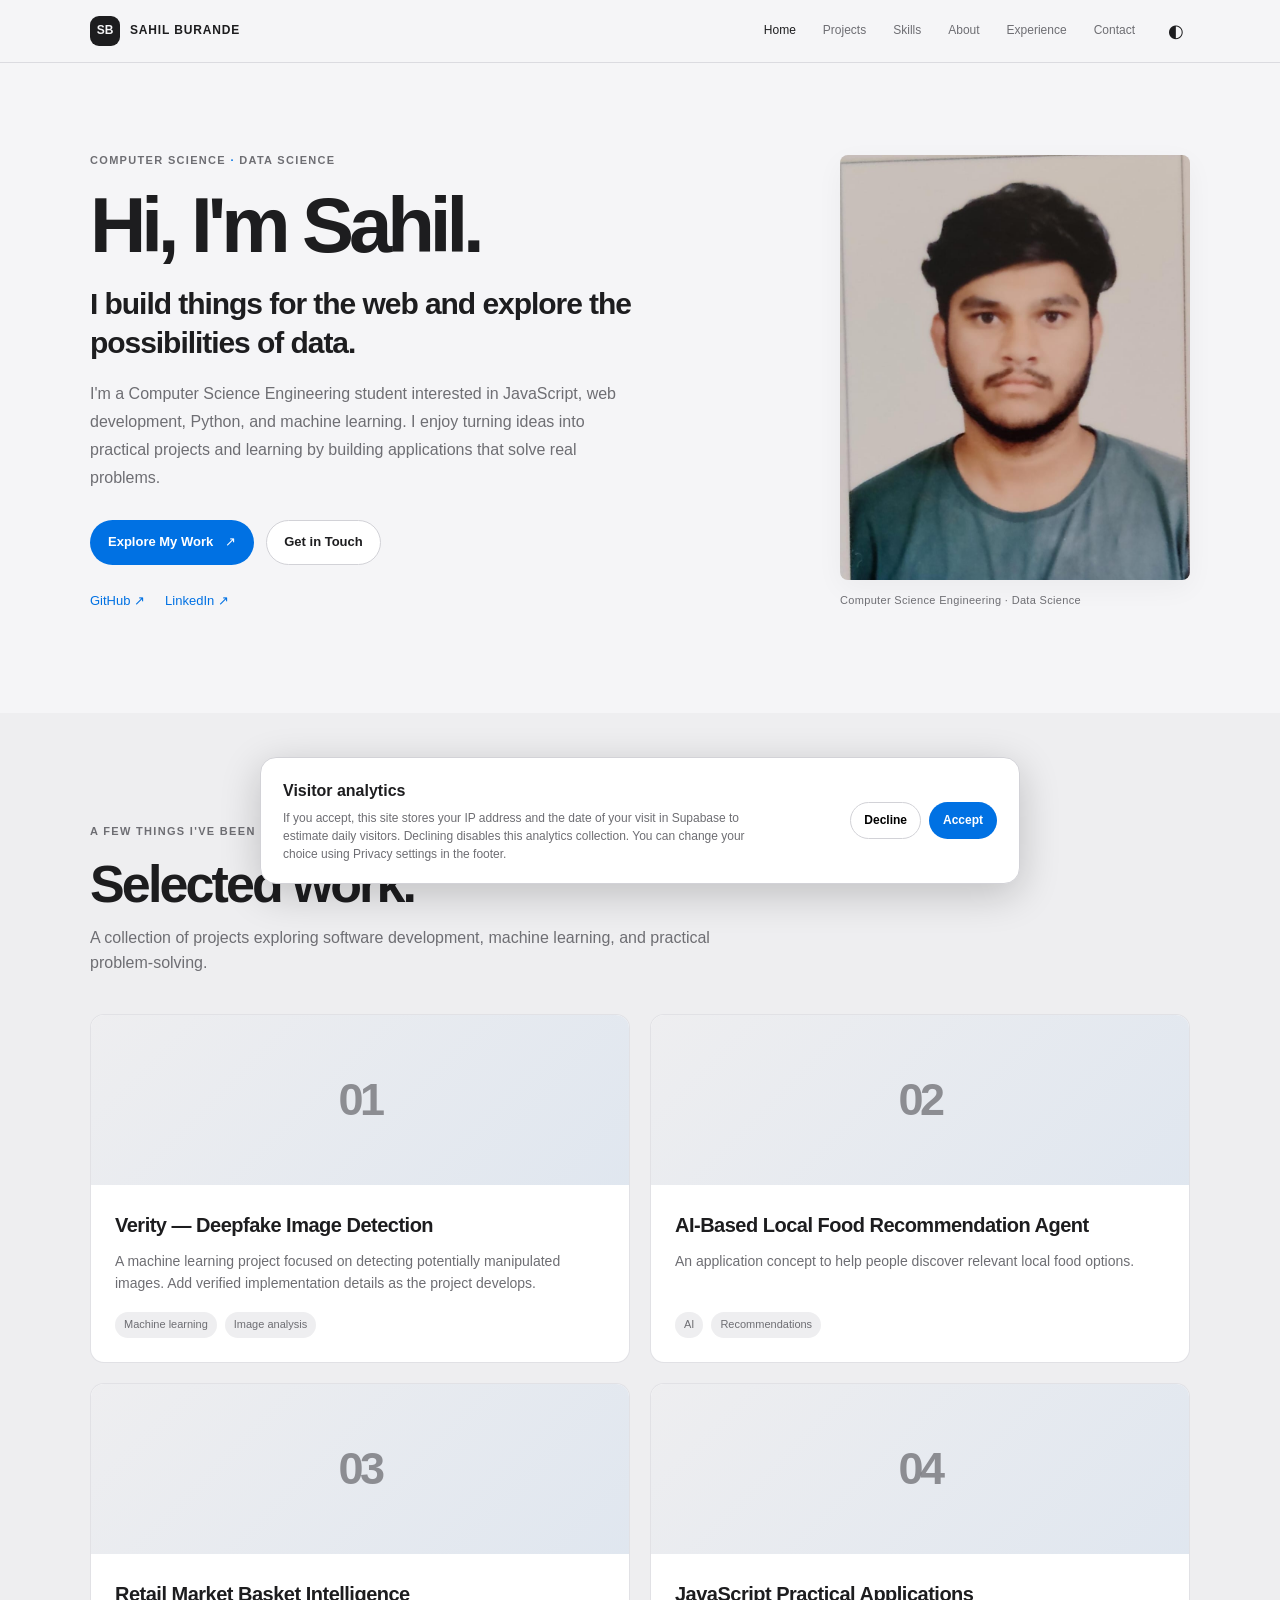
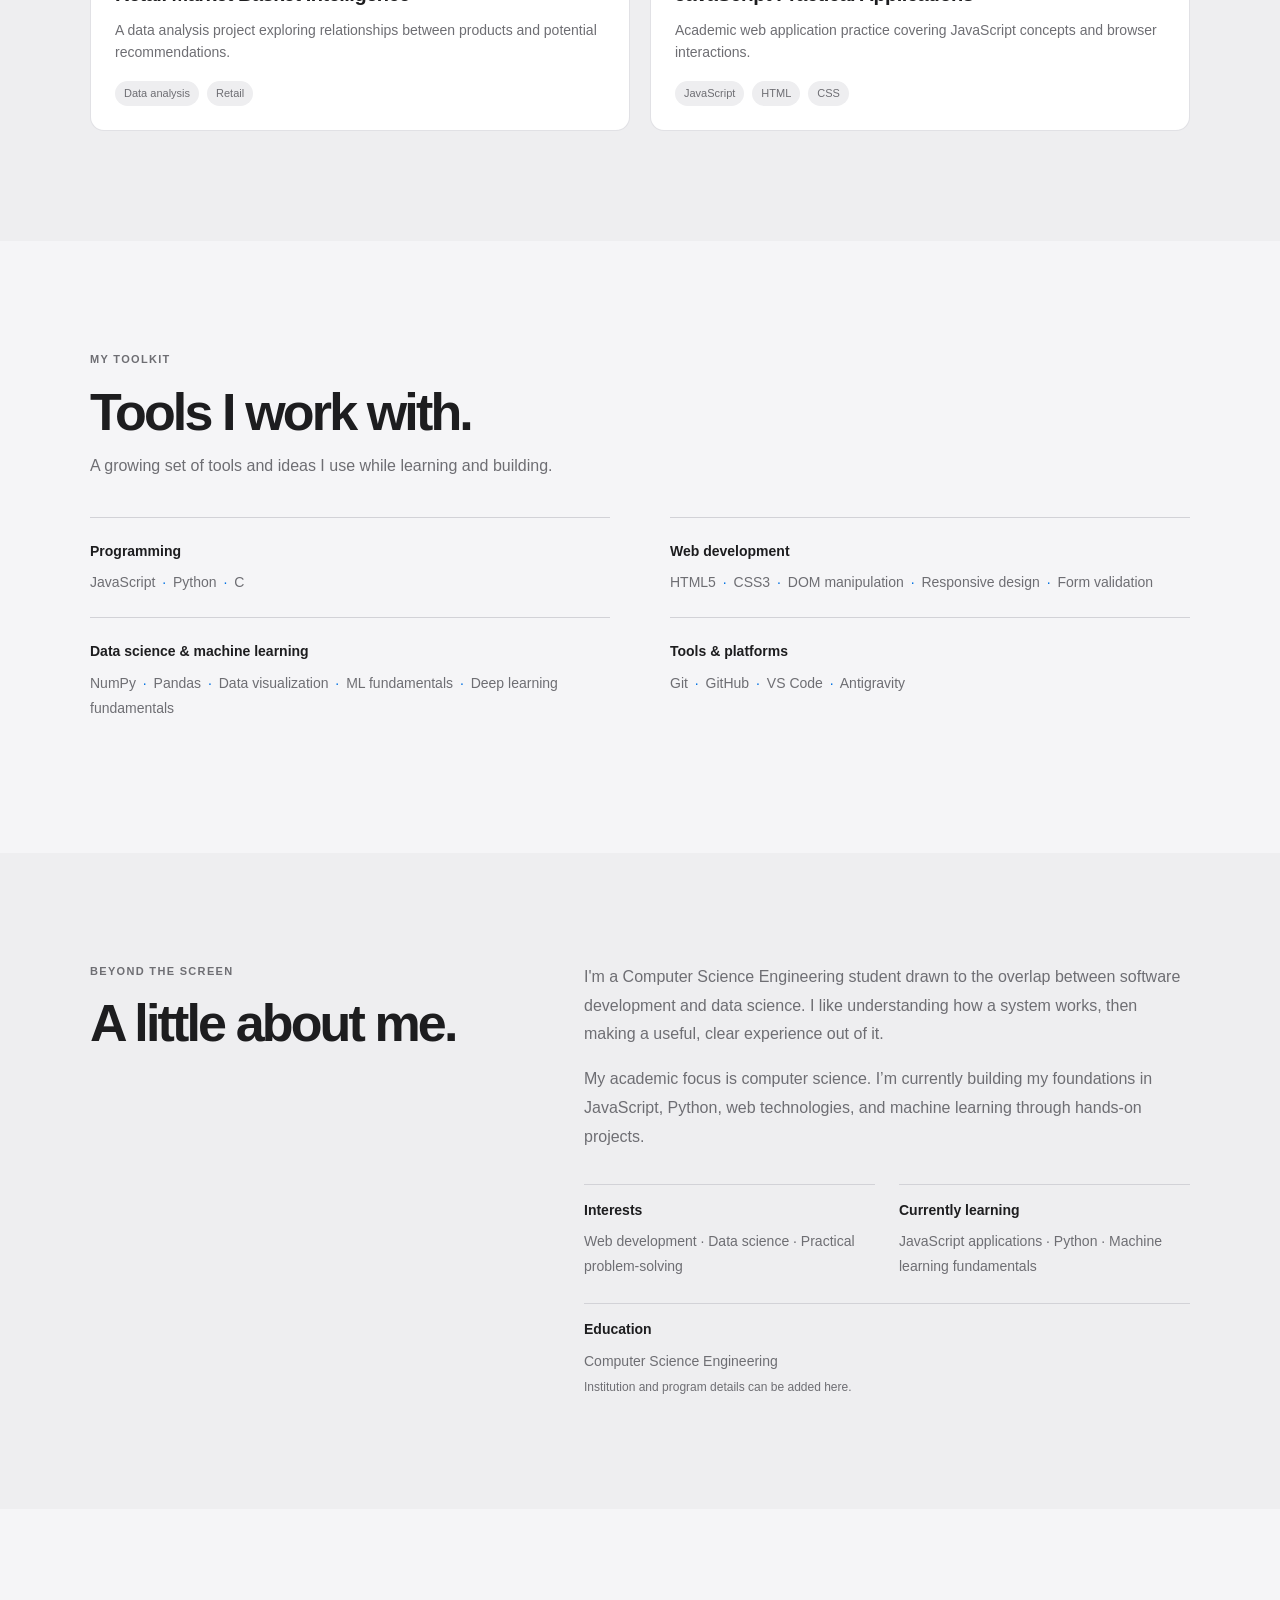
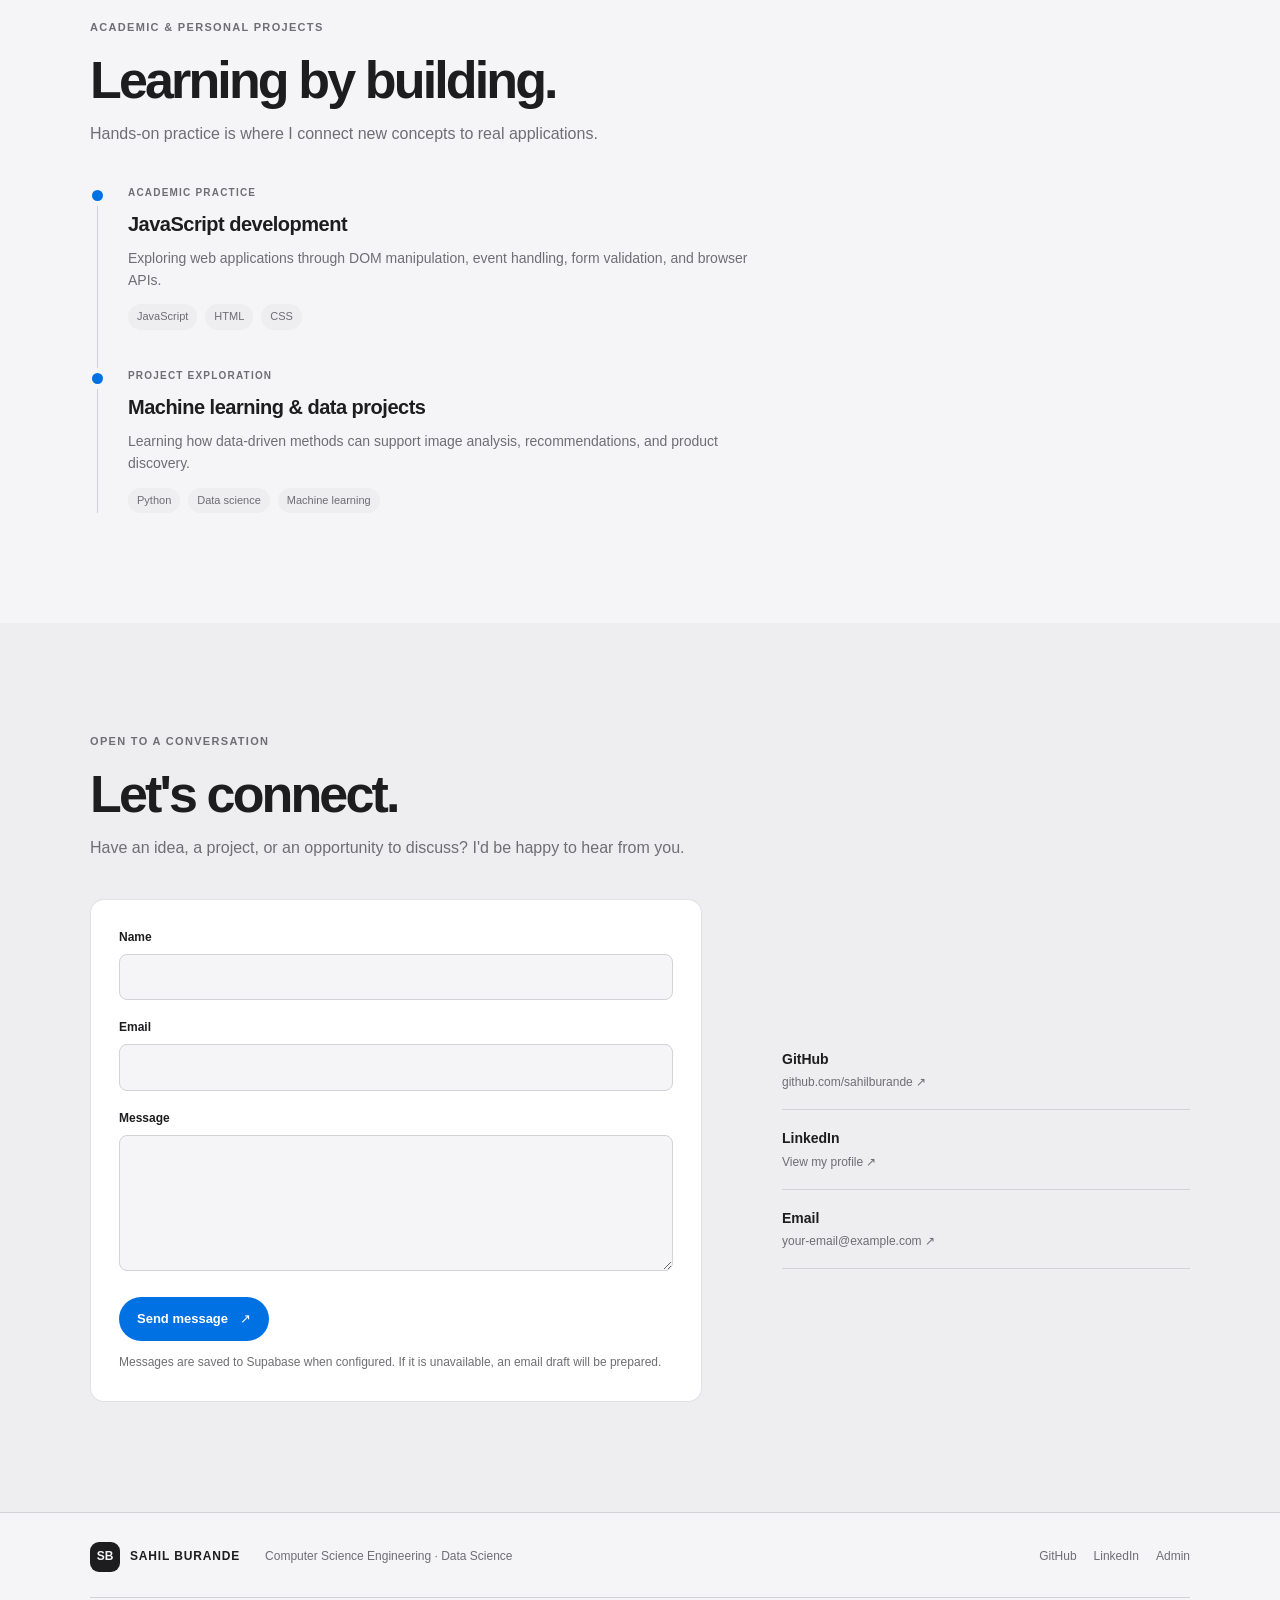
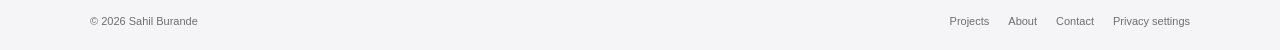
<file: index.html>
<!doctype html>
<html lang="en">
<head>
  <meta charset="utf-8">
  <meta name="viewport" content="width=device-width, initial-scale=1">
  <meta name="theme-color" content="#f5f5f7">
  <meta name="description" content="Sahil Burande — Computer Science Engineering student exploring web development and data science.">
  <title>Sahil Burande — Portfolio</title>
  <link rel="stylesheet" href="css/style.css?v=3">
  <script src="js/supabase-config.js?v=3" defer></script>
  <script src="js/script.js?v=3" defer></script>
</head>
<body>
  <a class="skip-link" href="#main">Skip to content</a>
  <header class="site-header">
    <nav class="nav wrap" aria-label="Main navigation">
      <a class="brand" href="#home" aria-label="Sahil Burande home"><span class="monogram">SB</span><span>SAHIL BURANDE</span></a>
      <button class="menu-toggle" type="button" aria-expanded="false" aria-controls="nav-links" aria-label="Open navigation"><span></span><span></span></button>
      <div class="nav-links" id="nav-links">
        <a href="#home">Home</a><a href="#projects">Projects</a><a href="#skills">Skills</a><a href="#about">About</a><a href="#experience">Experience</a><a href="#contact">Contact</a>
        <button class="theme-toggle" id="theme-toggle" type="button" aria-label="Switch to dark theme" title="Toggle theme"><span aria-hidden="true">◐</span></button>
      </div>
    </nav>
  </header>
  <main id="main">
    <section class="hero wrap section" id="home" aria-labelledby="hero-title">
      <div class="hero-copy reveal">
        <p class="eyebrow">COMPUTER SCIENCE <span>·</span> DATA SCIENCE</p>
        <h1 id="hero-title">Hi, I'm Sahil.</h1>
        <h2>I build things for the web and explore the possibilities of data.</h2>
        <p class="lede">I'm a Computer Science Engineering student interested in JavaScript, web development, Python, and machine learning. I enjoy turning ideas into practical projects and learning by building applications that solve real problems.</p>
        <div class="actions"><a class="button primary" href="#projects">Explore My Work <span aria-hidden="true">↗</span></a><a class="button secondary" href="#contact">Get in Touch</a></div>
        <div class="social-links"><a href="https://github.com/sahilburande" target="_blank" rel="noopener noreferrer">GitHub ↗</a><a href="https://www.linkedin.com/in/sahilburande?utm_source=share_via&amp;utm_content=profile&amp;utm_medium=member_android" target="_blank" rel="noopener noreferrer">LinkedIn ↗</a></div>
      </div>
      <figure class="portrait reveal"><img src="assets/images/profile.jpg" alt="Portrait of Sahil Burande" onerror="this.hidden=true;this.nextElementSibling.hidden=false"><div class="portrait-fallback" hidden aria-hidden="true">SB</div><figcaption>Computer Science Engineering · Data Science</figcaption></figure>
    </section>
    <section class="section section-soft" id="projects" aria-labelledby="projects-title"><div class="wrap">
      <div class="section-heading reveal"><p class="eyebrow">A FEW THINGS I'VE BEEN EXPLORING</p><h2 id="projects-title">Selected work.</h2><p>A collection of projects exploring software development, machine learning, and practical problem-solving.</p></div>
      <div class="project-grid" id="project-grid" aria-live="polite"><p class="loading">Loading projects…</p></div>
    </div></section>
    <section class="section wrap" id="skills" aria-labelledby="skills-title"><div class="section-heading reveal"><p class="eyebrow">MY TOOLKIT</p><h2 id="skills-title">Tools I work with.</h2><p>A growing set of tools and ideas I use while learning and building.</p></div>
      <div class="skill-grid">
        <article class="skill-group reveal"><h3>Programming</h3><p>JavaScript <span>·</span> Python <span>·</span> C</p></article>
        <article class="skill-group reveal"><h3>Web development</h3><p>HTML5 <span>·</span> CSS3 <span>·</span> DOM manipulation <span>·</span> Responsive design <span>·</span> Form validation</p></article>
        <article class="skill-group reveal"><h3>Data science &amp; machine learning</h3><p>NumPy <span>·</span> Pandas <span>·</span> Data visualization <span>·</span> ML fundamentals <span>·</span> Deep learning fundamentals</p></article>
        <article class="skill-group reveal"><h3>Tools &amp; platforms</h3><p>Git <span>·</span> GitHub <span>·</span> VS Code <span>·</span> Antigravity</p></article>
      </div>
    </section>
    <section class="section section-soft" id="about" aria-labelledby="about-title"><div class="wrap about-layout"><div class="section-heading reveal"><p class="eyebrow">BEYOND THE SCREEN</p><h2 id="about-title">A little about me.</h2></div><div class="about-copy reveal"><p>I'm a Computer Science Engineering student drawn to the overlap between software development and data science. I like understanding how a system works, then making a useful, clear experience out of it.</p><p>My academic focus is computer science. I’m currently building my foundations in JavaScript, Python, web technologies, and machine learning through hands-on projects.</p><div class="about-facts"><div><h3>Interests</h3><p>Web development · Data science · Practical problem-solving</p></div><div><h3>Currently learning</h3><p>JavaScript applications · Python · Machine learning fundamentals</p></div><div><h3>Education</h3><p>Computer Science Engineering<br><span class="muted">Institution and program details can be added here.</span></p></div></div></div></div></section>
    <section class="section wrap" id="experience" aria-labelledby="experience-title"><div class="section-heading reveal"><p class="eyebrow">ACADEMIC &amp; PERSONAL PROJECTS</p><h2 id="experience-title">Learning by building.</h2><p>Hands-on practice is where I connect new concepts to real applications.</p></div><div class="timeline">
      <article class="timeline-item reveal"><span class="timeline-dot"></span><div><p class="timeline-type">ACADEMIC PRACTICE</p><h3>JavaScript development</h3><p>Exploring web applications through DOM manipulation, event handling, form validation, and browser APIs.</p><div class="tags"><span>JavaScript</span><span>HTML</span><span>CSS</span></div></div></article>
      <article class="timeline-item reveal"><span class="timeline-dot"></span><div><p class="timeline-type">PROJECT EXPLORATION</p><h3>Machine learning &amp; data projects</h3><p>Learning how data-driven methods can support image analysis, recommendations, and product discovery.</p><div class="tags"><span>Python</span><span>Data science</span><span>Machine learning</span></div></div></article>
    </div></section>
    <section class="section contact-section" id="contact" aria-labelledby="contact-title"><div class="wrap"><div class="section-heading reveal"><p class="eyebrow">OPEN TO A CONVERSATION</p><h2 id="contact-title">Let's connect.</h2><p>Have an idea, a project, or an opportunity to discuss? I'd be happy to hear from you.</p></div><div class="contact-layout"><form id="contact-form" class="contact-form reveal" novalidate><div class="field"><label for="name">Name</label><input id="name" name="name" autocomplete="name" required></div><div class="field"><label for="email">Email</label><input id="email" name="email" type="email" autocomplete="email" required></div><div class="field"><label for="message">Message</label><textarea id="message" name="message" rows="5" required></textarea></div><button class="button primary" type="submit">Send message <span aria-hidden="true">↗</span></button><p class="form-note" id="form-feedback" role="status" aria-live="polite">Messages are saved to Supabase when configured. If it is unavailable, an email draft will be prepared.</p></form><aside class="contact-links reveal"><a href="https://github.com/sahilburande" target="_blank" rel="noopener noreferrer"><span>GitHub</span><span>github.com/sahilburande ↗</span></a><a href="https://www.linkedin.com/in/sahilburande?utm_source=share_via&amp;utm_content=profile&amp;utm_medium=member_android" target="_blank" rel="noopener noreferrer"><span>LinkedIn</span><span>View my profile ↗</span></a><a id="email-link" href="mailto:your-email@example.com"><span>Email</span><span id="email-display">your-email@example.com ↗</span></a></aside></div></div></section>
  </main>
  <section class="analytics-consent" id="analytics-consent" aria-labelledby="analytics-title" hidden>
    <div><h2 id="analytics-title">Visitor analytics</h2><p>If you accept, this site stores your IP address and the date of your visit in Supabase to estimate daily visitors. Declining disables this analytics collection. You can change your choice using Privacy settings in the footer.</p></div>
    <div class="analytics-actions"><button class="button secondary" id="analytics-decline" type="button">Decline</button><button class="button primary" id="analytics-accept" type="button">Accept</button></div>
  </section>
  <footer class="site-footer"><div class="wrap footer-top"><a class="brand" href="#home"><span class="monogram">SB</span><span>SAHIL BURANDE</span></a><p>Computer Science Engineering · Data Science</p><div class="footer-social"><a href="https://github.com/sahilburande" target="_blank" rel="noopener noreferrer">GitHub</a><a href="https://www.linkedin.com/in/sahilburande?utm_source=share_via&amp;utm_content=profile&amp;utm_medium=member_android" target="_blank" rel="noopener noreferrer">LinkedIn</a><a href="admin.html">Admin</a></div></div><div class="wrap footer-bottom"><span>© <span id="copyright-year"></span> Sahil Burande</span><div><a href="#projects">Projects</a><a href="#about">About</a><a href="#contact">Contact</a><button id="privacy-settings" type="button">Privacy settings</button></div></div></footer>
</body>
</html>
</file>
<file: css/style.css>
:root{color-scheme:light;--bg:#f5f5f7;--surface:#fff;--text:#1d1d1f;--muted:#6e6e73;--line:#d2d2d7;--blue:#0071e3;--soft:#eeeef0;--shadow:0 8px 28px rgba(29,29,31,.045)}
:root[data-theme="dark"]{color-scheme:dark;--bg:#161617;--surface:#1d1d1f;--text:#f5f5f7;--muted:#a1a1a6;--line:#3a3a3c;--blue:#2997ff;--soft:#202022;--shadow:0 8px 28px rgba(0,0,0,.14)}
*{box-sizing:border-box}html{scroll-behavior:smooth;scroll-padding-top:84px}body{margin:0;background:var(--bg);color:var(--text);font-family:-apple-system,BlinkMacSystemFont,"Segoe UI",sans-serif;line-height:1.6;-webkit-font-smoothing:antialiased}a{color:inherit;text-decoration:none}button,input,textarea{font:inherit}button,a{-webkit-tap-highlight-color:transparent}a:focus-visible,button:focus-visible,input:focus-visible,textarea:focus-visible{outline:3px solid color-mix(in srgb,var(--blue),transparent 35%);outline-offset:3px}.wrap{width:min(1100px,calc(100% - 48px));margin-inline:auto}.skip-link{position:absolute;left:12px;top:-60px;background:var(--surface);padding:10px 16px;z-index:20}.skip-link:focus{top:10px}.site-header{position:sticky;top:0;z-index:10;background:color-mix(in srgb,var(--bg),transparent 8%);backdrop-filter:saturate(180%) blur(18px);border-bottom:1px solid color-mix(in srgb,var(--line),transparent 28%)}.nav{height:62px;display:flex;align-items:center;justify-content:space-between}.brand{display:inline-flex;align-items:center;gap:10px;font-size:12px;font-weight:650;letter-spacing:.07em}.monogram{display:grid;place-items:center;width:30px;height:30px;border-radius:9px;background:var(--text);color:var(--bg);font-size:12px;font-weight:700;letter-spacing:0}.nav-links{display:flex;align-items:center;gap:27px}.nav-links>a{color:var(--muted);font-size:12px;transition:color .2s}.nav-links>a:hover,.nav-links>a.active{color:var(--text)}.theme-toggle,.menu-toggle{border:0;color:var(--text);background:transparent;cursor:pointer}.theme-toggle{font-size:18px}.menu-toggle{display:none}.section{padding-block:110px}.hero{min-height:650px;padding-block:88px 100px;display:grid;grid-template-columns:1.1fr .8fr;align-items:center;gap:90px}.eyebrow{font-size:11px;font-weight:650;letter-spacing:.12em;color:var(--muted);margin:0 0 15px}.eyebrow span{color:var(--blue)}h1,h2,h3,p{margin-top:0}.hero h1{font-size:clamp(48px,7vw,78px);letter-spacing:-.065em;line-height:1.04;margin:0 0 18px}.hero h2{font-size:clamp(21px,2.7vw,30px);line-height:1.3;letter-spacing:-.035em;font-weight:550;max-width:560px;margin-bottom:18px}.lede{color:var(--muted);font-size:16px;max-width:550px;line-height:1.75}.actions{display:flex;gap:12px;flex-wrap:wrap;margin-top:28px}.button{display:inline-flex;align-items:center;justify-content:center;gap:12px;border:1px solid transparent;padding:11px 17px;border-radius:24px;font-size:13px;font-weight:550;cursor:pointer;transition:transform .2s,background .2s,border-color .2s}.button:hover{transform:translateY(-1px)}.primary{background:var(--blue);color:white}.primary:hover{background:#0066cc}.secondary{background:var(--surface);border-color:var(--line)}.social-links{display:flex;gap:20px;margin-top:26px;font-size:13px;color:var(--blue)}.portrait{margin:0;justify-self:end;width:min(100%,350px)}.portrait img,.portrait-fallback{width:100%;height:425px;display:grid;place-items:center;object-fit:cover;object-position:center 35%;border-radius:8px;background:var(--soft);box-shadow:var(--shadow)}.portrait-fallback{font-size:80px;font-weight:600;color:var(--muted)}figcaption{margin-top:12px;color:var(--muted);font-size:11px;letter-spacing:.03em}.section-soft{background:var(--soft)}.section-heading{max-width:620px;margin-bottom:38px}.section-heading h2{font-size:clamp(36px,5vw,52px);line-height:1.1;letter-spacing:-.055em;margin-bottom:12px}.section-heading>p:last-child{font-size:16px;color:var(--muted);margin:0}.project-grid{display:grid;grid-template-columns:repeat(2,minmax(0,1fr));gap:20px}.project-card{background:var(--surface);border:1px solid color-mix(in srgb,var(--line),transparent 35%);border-radius:14px;overflow:hidden;transition:transform .2s,box-shadow .2s}.project-card:hover{transform:translateY(-3px);box-shadow:var(--shadow)}.project-preview{height:170px;background:linear-gradient(135deg,var(--soft),color-mix(in srgb,var(--blue),var(--soft) 94%));display:grid;place-items:center;overflow:hidden}.project-preview img{width:100%;height:100%;object-fit:cover}.preview-mark{font-size:45px;letter-spacing:-.08em;font-weight:650;color:color-mix(in srgb,var(--muted),transparent 25%)}.project-body{padding:24px}.project-body h3{font-size:20px;letter-spacing:-.025em;margin-bottom:9px}.project-body p{font-size:14px;color:var(--muted);min-height:46px;margin-bottom:16px}.tags{display:flex;gap:8px;flex-wrap:wrap}.tags span{font-size:11px;color:var(--muted);background:var(--soft);border-radius:20px;padding:4px 9px}.project-actions{margin-top:18px;display:flex;gap:14px;font-size:13px;color:var(--blue)}.loading,.empty-state{grid-column:1/-1;color:var(--muted);padding:30px 0}.skill-grid{display:grid;grid-template-columns:repeat(2,1fr);gap:0 60px}.skill-group{border-top:1px solid var(--line);padding:22px 0}.skill-group h3,.about-facts h3{font-size:14px;margin-bottom:8px}.skill-group p,.about-facts p{font-size:14px;line-height:1.8;color:var(--muted);margin:0}.skill-group p span{color:var(--blue);padding-inline:3px}.about-layout{display:grid;grid-template-columns:.8fr 1.2fr;gap:90px}.about-layout .section-heading{margin:0}.about-copy>p{color:var(--muted);font-size:16px;line-height:1.8}.about-facts{display:grid;grid-template-columns:1fr 1fr;gap:24px;margin-top:32px}.about-facts>div{border-top:1px solid var(--line);padding-top:14px}.about-facts>div:last-child{grid-column:1/-1}.muted{font-size:12px}.timeline{max-width:760px;border-left:1px solid var(--line);margin-left:7px}.timeline-item{position:relative;display:grid;grid-template-columns:1fr;padding:0 0 38px 30px}.timeline-item:last-child{padding-bottom:0}.timeline-dot{position:absolute;left:-6px;top:5px;width:11px;height:11px;border-radius:50%;background:var(--blue);box-shadow:0 0 0 5px var(--bg)}.timeline-type{font-size:10px;letter-spacing:.12em;font-weight:650;color:var(--muted);margin-bottom:7px}.timeline-item h3{font-size:20px;letter-spacing:-.025em;margin-bottom:7px}.timeline-item p:not(.timeline-type){color:var(--muted);font-size:14px;max-width:650px;margin-bottom:13px}.contact-section{background:var(--soft)}.contact-layout{display:grid;grid-template-columns:1.2fr .8fr;gap:80px}.contact-form{background:var(--surface);border:1px solid color-mix(in srgb,var(--line),transparent 35%);border-radius:14px;padding:28px}.field{margin-bottom:18px}.field label{display:block;font-size:12px;font-weight:600;margin-bottom:7px}.field input,.field textarea{width:100%;border:1px solid var(--line);border-radius:8px;background:var(--bg);color:var(--text);padding:11px 12px;font-size:14px}.field textarea{resize:vertical;min-height:120px}.field [aria-invalid="true"]{border-color:#d93025}.form-note{font-size:12px;color:var(--muted);margin:12px 0 0;min-height:1.5em}.contact-links{display:flex;flex-direction:column;justify-content:center}.contact-links>a{padding:17px 0;border-bottom:1px solid var(--line);display:flex;flex-direction:column;gap:3px}.contact-links>a span:first-child{font-size:14px;font-weight:600}.contact-links>a span:last-child{font-size:12px;color:var(--muted)}.contact-links>a:hover span:last-child{color:var(--blue)}.site-footer{border-top:1px solid var(--line);padding:29px 0 20px}.footer-top{display:flex;align-items:center;gap:25px;padding-bottom:25px}.footer-top>p{font-size:12px;color:var(--muted);margin:0}.footer-social{display:flex;gap:17px;margin-left:auto;font-size:12px;color:var(--muted)}.footer-bottom{border-top:1px solid var(--line);padding-top:15px;display:flex;justify-content:space-between;color:var(--muted);font-size:11px}.footer-bottom div{display:flex;gap:19px}.footer-bottom a:hover,.footer-social a:hover{color:var(--blue)}.reveal{opacity:1;transform:none}.js-ready .reveal{opacity:0;transform:translateY(12px);transition:opacity .55s ease,transform .55s ease}.js-ready .reveal.visible{opacity:1;transform:none}
@media(max-width:760px){.wrap{width:min(100% - 36px,600px)}.section{padding-block:78px}.nav{height:58px}.menu-toggle{display:flex;width:38px;height:38px;flex-direction:column;align-items:center;justify-content:center;gap:5px}.menu-toggle span{width:18px;height:1.5px;background:var(--text)}.nav-links{display:none;position:absolute;left:0;right:0;top:58px;background:var(--bg);border-bottom:1px solid var(--line);padding:14px 22px 20px;flex-direction:column;align-items:stretch;gap:0}.nav-links.open{display:flex}.nav-links>a{padding:12px 0;border-bottom:1px solid var(--line);font-size:14px}.theme-toggle{align-self:flex-start;padding:12px 0}.hero{padding-top:60px;grid-template-columns:1fr;gap:38px;min-height:auto}.hero-copy{order:1}.portrait{justify-self:start;order:0;width:min(270px,80%)}.portrait img,.portrait-fallback{height:320px}.hero h1{font-size:58px}.hero h2{font-size:25px}.project-grid{grid-template-columns:1fr}.project-preview{height:150px}.about-layout{grid-template-columns:1fr;gap:30px}.about-facts{gap:18px}.contact-layout{grid-template-columns:1fr;gap:30px}.contact-links{padding-inline:8px}.footer-top{flex-wrap:wrap;gap:12px 18px}.footer-social{margin-left:0}.footer-top>p{width:100%;order:3}.skill-grid{gap:0 24px}}
@media(max-width:460px){.wrap{width:calc(100% - 32px)}.hero h1{font-size:49px}.section-heading h2{font-size:39px}.skill-grid{grid-template-columns:1fr}.about-facts{grid-template-columns:1fr}.about-facts>div:last-child{grid-column:auto}.contact-form{padding:20px}.footer-bottom{gap:12px;flex-direction:column}.actions .button{font-size:12px;padding:10px 13px}}
@media(prefers-reduced-motion:reduce){*,*::before,*::after{scroll-behavior:auto!important;transition:none!important;animation:none!important}}
/* Respect the hidden state even when the fallback uses grid layout. */
.portrait-fallback[hidden]{display:none!important}
.footer-bottom button{border:0;background:none;color:inherit;font:inherit;cursor:pointer;padding:0}.footer-bottom button:hover{color:var(--blue)}
.analytics-consent{position:fixed;z-index:30;inset:auto 16px 16px;max-width:760px;margin-inline:auto;padding:20px 22px;display:flex;align-items:center;justify-content:space-between;gap:24px;background:var(--surface);color:var(--text);border:1px solid var(--line);border-radius:16px;box-shadow:0 10px 40px rgba(0,0,0,.2)}.analytics-consent[hidden]{display:none}.analytics-consent h2{font-size:16px;margin:0 0 5px}.analytics-consent p{font-size:12px;line-height:1.5;color:var(--muted);margin:0;max-width:480px}.analytics-actions{display:flex;gap:8px;flex-shrink:0}.analytics-actions .button{font-size:12px;padding:8px 13px}
@media(max-width:600px){.analytics-consent{inset:auto 10px 10px;display:block;padding:17px;border-radius:13px}.analytics-actions{justify-content:flex-end;margin-top:12px}.footer-bottom div{flex-wrap:wrap}}
</file>
